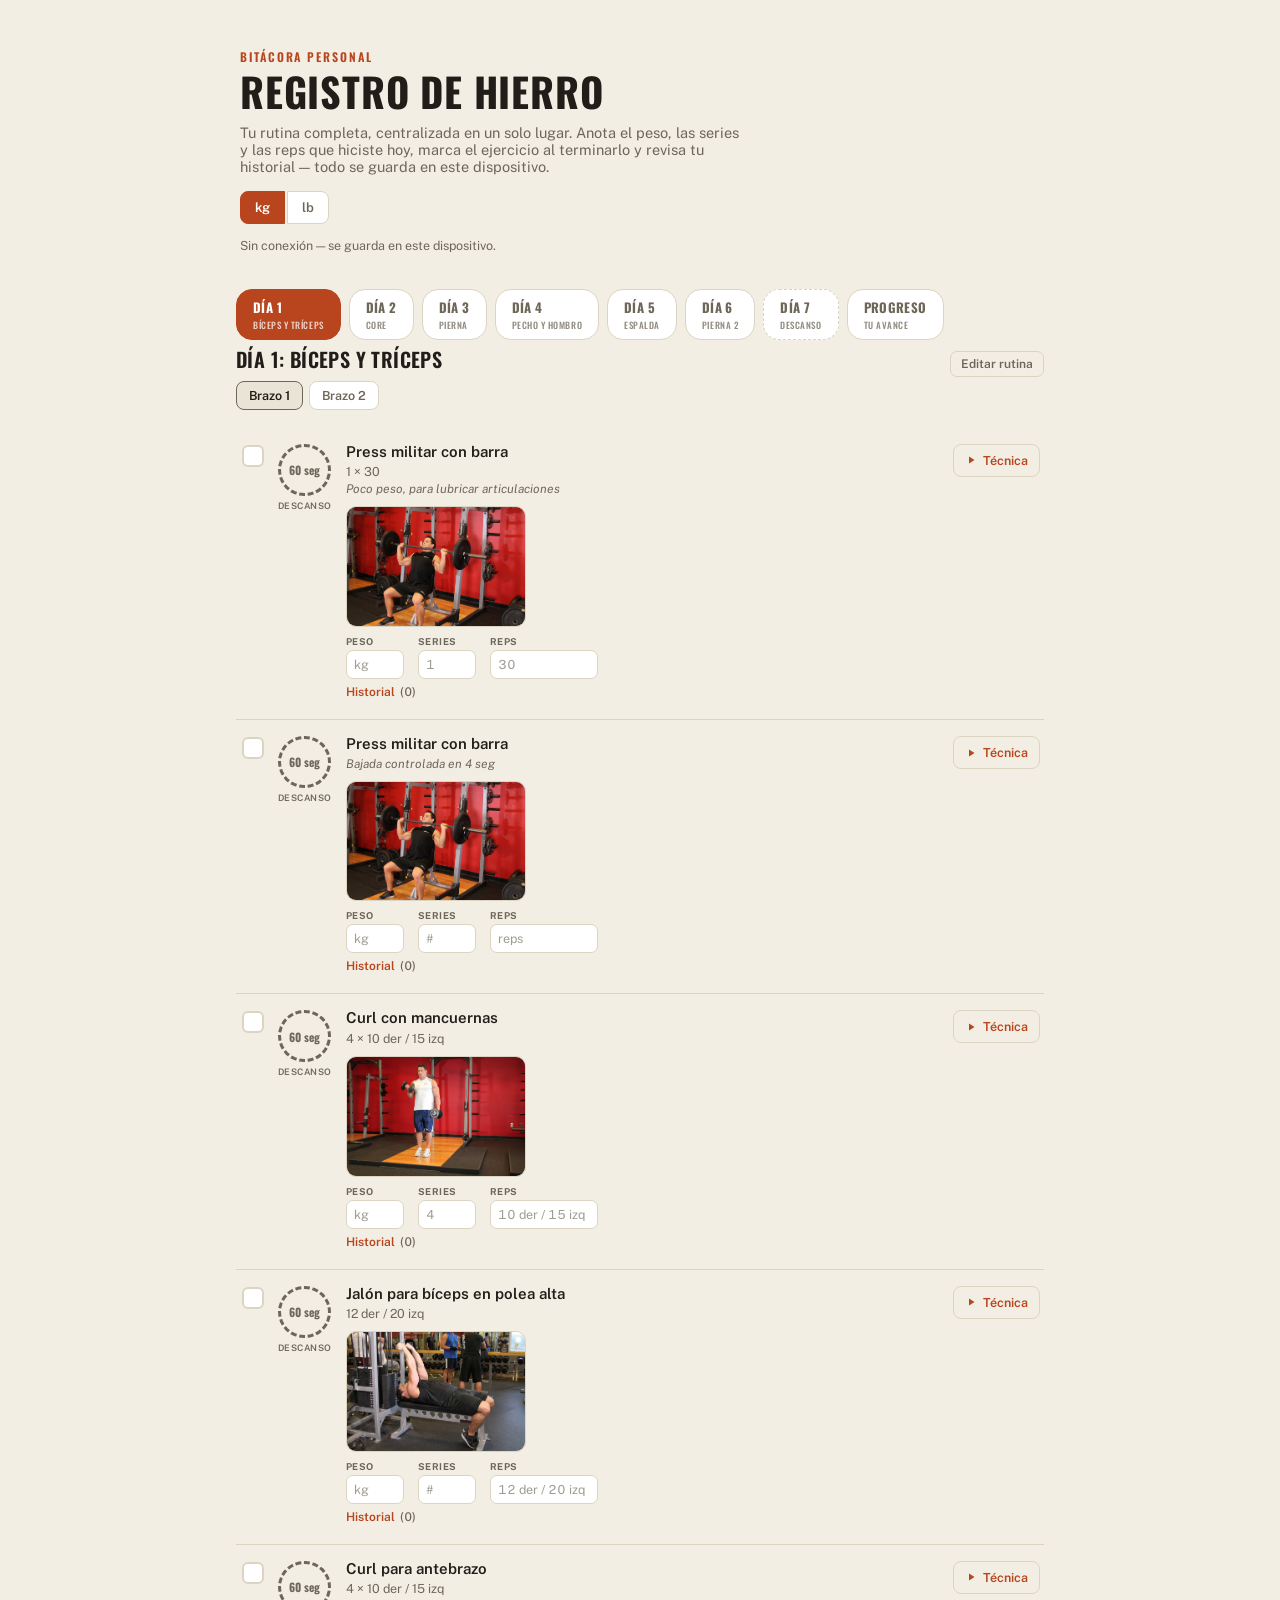
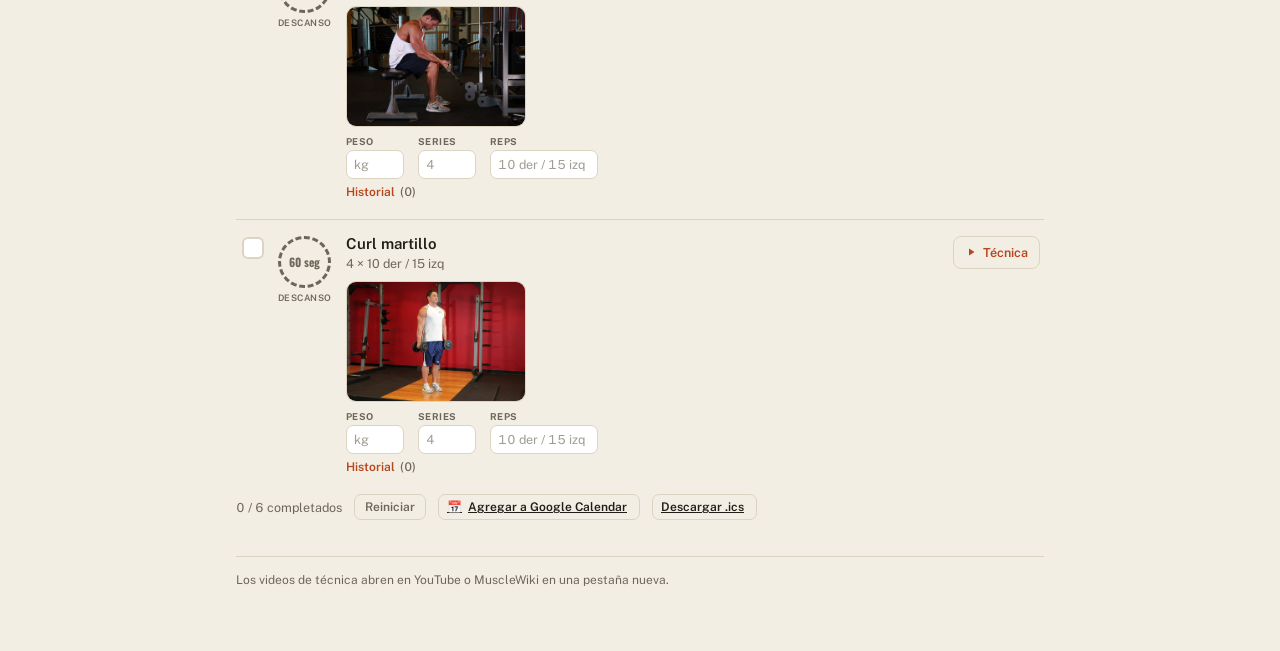
<file: index.html>
<!doctype html>
<html lang="es">
<head>
<meta charset="utf-8">
<meta name="viewport" content="width=device-width, initial-scale=1, viewport-fit=cover">
<meta name="theme-color" content="#B8451D">
<title>Registro de Hierro</title>
<link rel="stylesheet" href="css/estilos.css">
</head>
<body>

<div class="wrap">
  <header class="top">
    <span class="eyebrow">Bitácora personal</span>
    <h1>Registro de Hierro</h1>
    <p>Tu rutina completa, centralizada en un solo lugar. Anota el peso, las series y las reps que hiciste hoy, marca el ejercicio al terminarlo y revisa tu historial — todo se guarda en este dispositivo.</p>
    <div class="unidad" role="group" aria-label="Unidad de peso">
      <button type="button" id="btnKg" class="unidad-btn" aria-pressed="true">kg</button>
      <button type="button" id="btnLb" class="unidad-btn" aria-pressed="false">lb</button>
    </div>
    <span id="unidadWarn" class="save-warn" hidden>No se guardó la preferencia (almacenamiento lleno)</span>
    <div id="sesionSlot"></div>
  </header>

  <nav class="days" id="dayNav" role="tablist" aria-label="Días de rutina"></nav>

  <main id="panels"></main>

  <footer class="foot">
    <span>Los videos de técnica abren en YouTube o MuscleWiki en una pestaña nueva.</span>
    <span id="lastReset"></span>
  </footer>
</div>

<script type="module" src="js/app.js"></script>
</body>
</html>
</file>
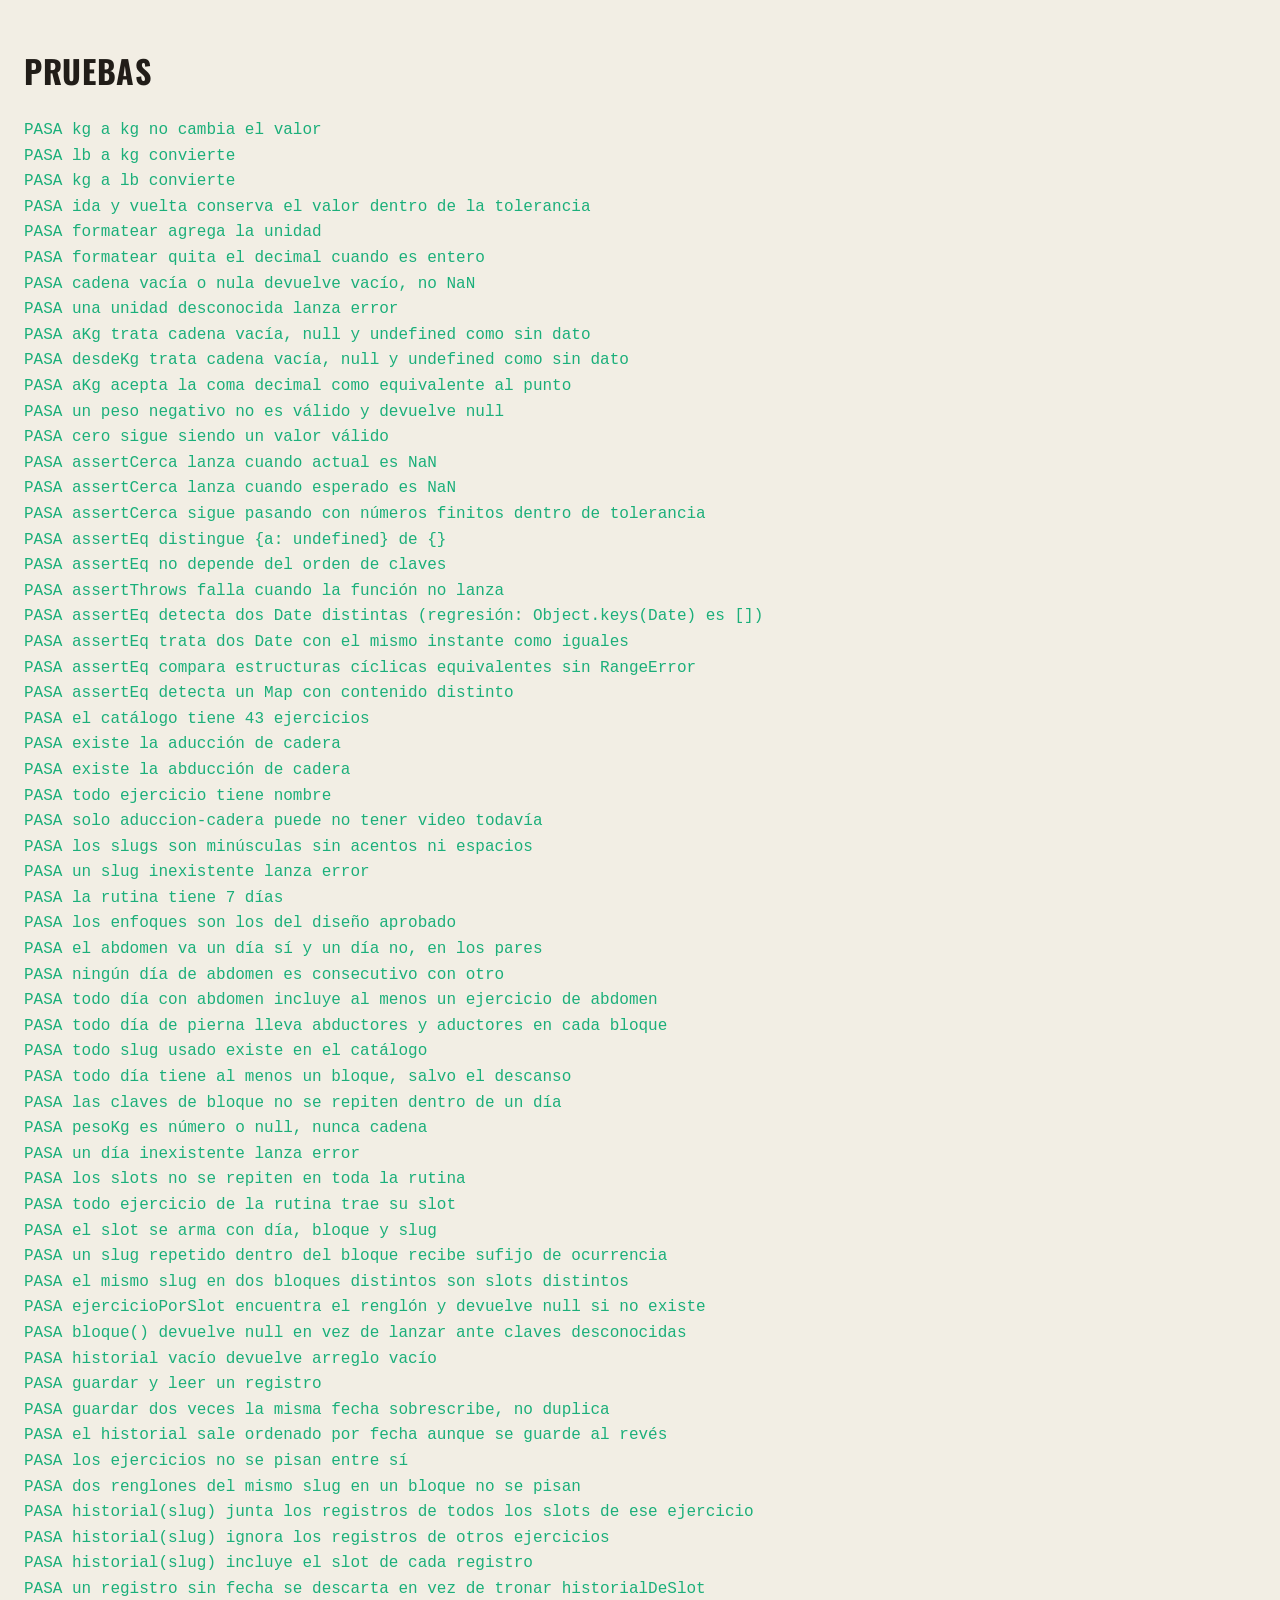
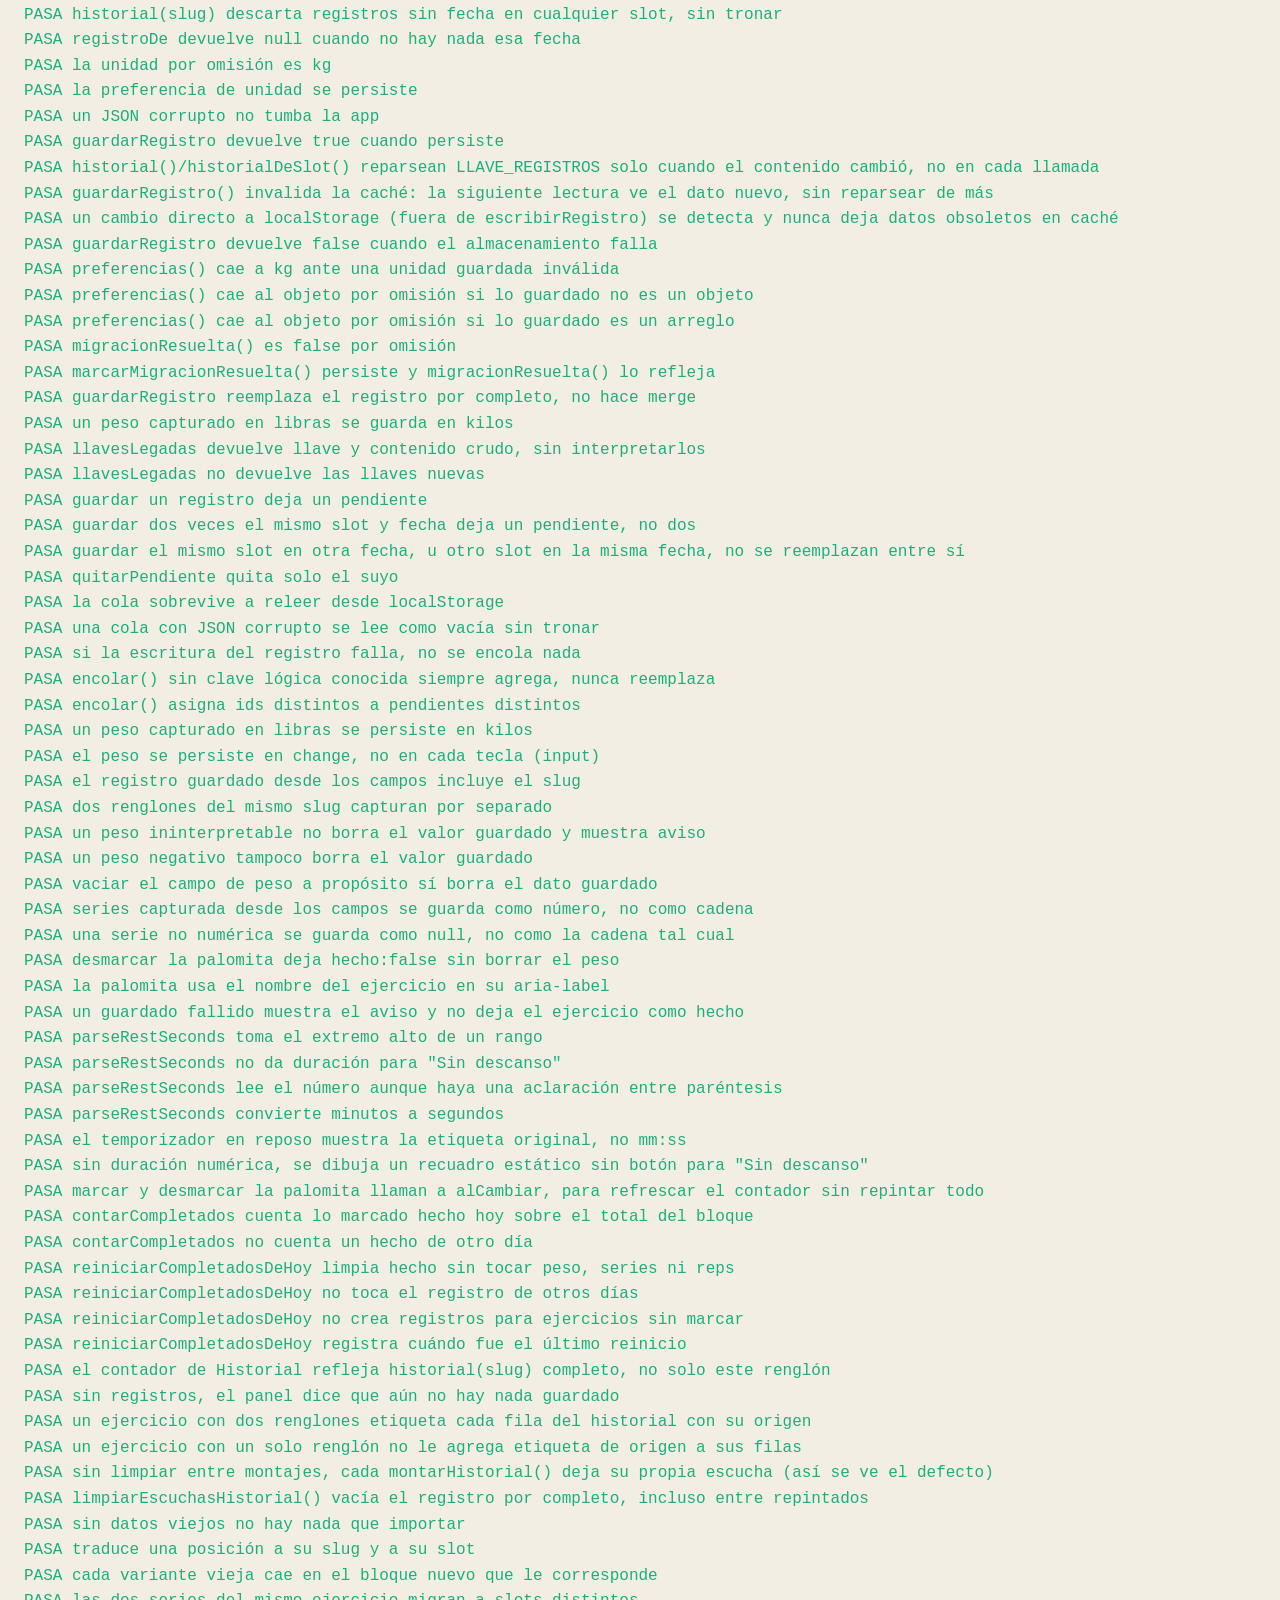
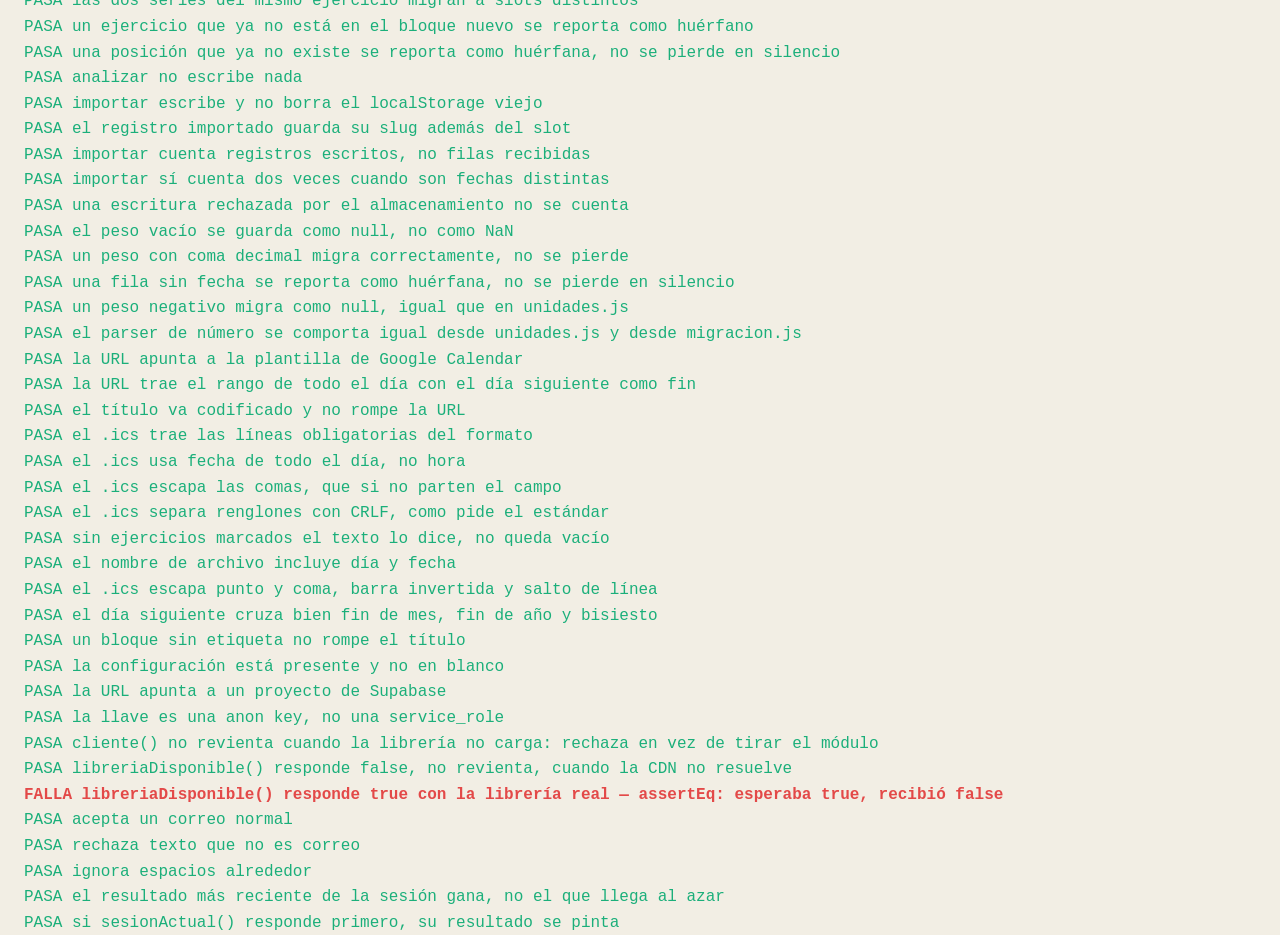
<file: tests.html>
<!doctype html>
<html lang="es">
<head>
<meta charset="utf-8">
<title>Pruebas — Registro de Hierro</title>
<!-- graficas.js's paleta() reads the --viz-1/2/3 (and --text/--border/
     --surface) custom properties off :root, so its test needs the real
     stylesheet loaded, not just the inline styles above. -->
<link rel="stylesheet" href="./css/estilos.css">
<style>
  body { font-family: ui-monospace, monospace; padding: 24px; line-height: 1.6; }
  .pasa  { color: #1baf7a; }
  .falla { color: #e34948; font-weight: 700; }
</style>
</head>
<body>
<h1>Pruebas</h1>
<div id="salida"></div>
<script type="module">
  import { correr } from "./js/pruebas.js";
  await import("./js/unidades.test.js");
  await import("./js/pruebas.test.js");
  await import("./js/catalogo.test.js");
  await import("./js/rutina.test.js");
  await import("./js/almacen.test.js");
  await import("./js/cola.test.js");
  await import("./js/registro.test.js");
  await import("./js/migracion.test.js");
  await import("./js/calendario.test.js");
  await import("./js/db.test.js");
  await import("./js/auth.test.js");
  await import("./js/sesion-ui.test.js");
  await import("./js/sync.test.js");
  await import("./js/descarga.test.js");
  await import("./js/descarga-rutina.test.js");
  await import("./js/adopcion.test.js");
  await import("./js/editor-rutina.test.js");
  await import("./js/metricas.test.js");
  await import("./js/graficas.test.js");
  await import("./js/peso-corporal.test.js");
  await import("./js/grafica-ejercicio.test.js");
  await import("./js/grafica-peso.test.js");
  await import("./js/minilinea.test.js");
  await import("./js/progreso.test.js");
  await correr();
</script>
</body>
</html>
</file>
<file: css/estilos.css>
@import url('https://fonts.googleapis.com/css2?family=Oswald:wght@500;600;700&family=Public+Sans:wght@400;500;600;700&display=swap');

  :root{
    --bg:#F2EEE4;
    --surface:#FFFFFF;
    --surface-2:#EAE4D6;
    --text:#211D18;
    --text-dim:#6E6659;
    --border:#DCD4C2;
    --accent:#B8451D;
    --accent-ink:#FFFFFF;
    --moss:#516B4F;
    --moss-ink:#FFFFFF;
    --ring:#B8451D55;
    --shadow: 0 1px 2px rgba(33,29,24,.06), 0 6px 20px rgba(33,29,24,.06);
    /* Paleta de gráficas (entrega 3) — valores validados contra contraste y
       daltonismo, no elegidos a ojo (ver restricciones.md). El aqua
       (--viz-3) queda bajo 3:1 de contraste en modo claro: toda serie que
       lo use lleva etiqueta directa, nunca solo el color. */
    --viz-1:#2a78d6;
    --viz-2:#eb6834;
    --viz-3:#1baf7a;
  }
  @media (prefers-color-scheme: dark){
    :root:not([data-theme="light"]){
      --bg:#17181A;
      --surface:#1F2123;
      --surface-2:#26282B;
      --text:#EEEAE1;
      --text-dim:#9C978C;
      --border:#34373A;
      --accent:#E27E43;
      --accent-ink:#191A1B;
      --moss:#89AC86;
      --moss-ink:#12140F;
      --ring:#E27E4355;
      --shadow: 0 1px 2px rgba(0,0,0,.4), 0 10px 30px rgba(0,0,0,.35);
      --viz-1:#3987e5;
      --viz-2:#d95926;
      --viz-3:#199e70;
    }
  }
  :root[data-theme="dark"]{
    --bg:#17181A;
    --surface:#1F2123;
    --surface-2:#26282B;
    --text:#EEEAE1;
    --text-dim:#9C978C;
    --border:#34373A;
    --accent:#E27E43;
    --accent-ink:#191A1B;
    --moss:#89AC86;
    --moss-ink:#12140F;
    --ring:#E27E4355;
    --shadow: 0 1px 2px rgba(0,0,0,.4), 0 10px 30px rgba(0,0,0,.35);
    --viz-1:#3987e5;
    --viz-2:#d95926;
    --viz-3:#199e70;
  }

  *{box-sizing:border-box}
  body{
    margin:0;
    background:var(--bg);
    color:var(--text);
    font-family:'Public Sans', ui-sans-serif, system-ui, sans-serif;
    -webkit-font-smoothing:antialiased;
  }
  h1,h2,h3,.font-display{
    font-family:'Oswald', ui-sans-serif, system-ui, sans-serif;
    text-transform:uppercase;
    letter-spacing:.02em;
    text-wrap:balance;
  }
  a{color:inherit}
  button{font-family:inherit}
  :focus-visible{outline:2px solid var(--accent); outline-offset:2px}

  .wrap{max-width:840px;margin:0 auto;padding:20px 16px 64px}

  header.top{
    padding:28px 4px 18px;
    display:flex;
    flex-direction:column;
    gap:4px;
  }
  .eyebrow{
    font-family:'Oswald', sans-serif;
    font-size:12px;
    font-weight:600;
    letter-spacing:.16em;
    text-transform:uppercase;
    color:var(--accent);
  }
  header.top h1{
    font-size:clamp(28px,6vw,40px);
    font-weight:700;
    margin:2px 0 0;
    line-height:1.02;
  }
  header.top p{
    margin:8px 0 0;
    color:var(--text-dim);
    font-size:14.5px;
    max-width:56ch;
  }
  .unidad{
    display:inline-flex;
    gap:2px;
    margin-top:12px;
  }
  .unidad-btn{
    font:600 13px/1 "Public Sans", system-ui, sans-serif;
    /* Extra vertical padding over the old 7px keeps the tap target clearly
       past the WCAG 2.2 AA 24px floor even if a fallback font renders a
       touch shorter than Public Sans. */
    padding:9px 14px;
    cursor:pointer;
    border:1px solid var(--border);
    background:var(--surface);
    color:var(--text-dim);
  }
  .unidad-btn:first-child{border-radius:8px 0 0 8px}
  .unidad-btn:last-child{border-radius:0 8px 8px 0}
  .unidad-btn[aria-pressed="true"]{
    background:var(--accent);
    color:var(--accent-ink);
    border-color:var(--accent);
  }
  .sesion{
    display:flex;
    flex-wrap:wrap;
    align-items:center;
    gap:8px;
    margin-top:10px;
  }
  .sesion-label{
    font-size:12.5px;
    color:var(--text-dim);
  }
  .sesion-input{
    min-height:24px;
    min-width:170px;
    padding:7px 10px;
    border:1px solid var(--border);
    border-radius:8px;
    background:var(--surface);
    color:var(--text);
    font-size:13px;
    font-family:inherit;
  }
  .sesion-input:focus{border-color:var(--accent)}
  .sesion-input::placeholder{color:var(--text-dim); opacity:.65}
  .sesion-btn{
    font:600 13px/1 "Public Sans", system-ui, sans-serif;
    min-height:24px;
    padding:9px 14px;
    cursor:pointer;
    border:1px solid var(--border);
    border-radius:8px;
    background:var(--surface);
    color:var(--text-dim);
  }
  .sesion-btn:hover{border-color:var(--accent); color:var(--accent)}
  .sesion-btn:disabled{opacity:.6; cursor:default}
  .sesion-correo{
    font-size:12.5px;
    font-weight:600;
    color:var(--text-dim);
  }
  .sesion-msg{
    font-size:12.5px;
    color:var(--text-dim);
  }
  .sesion-nota{
    flex-basis:100%;
    font-size:11px;
    color:var(--text-dim);
  }
  .sesion-err{
    flex-basis:100%;
    font-size:11px;
    font-weight:600;
    color:var(--accent);
  }
  .sesion-err[hidden]{display:none}
  .aviso{
    border:1px solid var(--border);
    background:var(--surface-2);
    border-radius:12px;
    padding:14px 16px;
    margin-bottom:18px;
  }
  .aviso .reset-btn{margin-left:8px}

  nav.days{
    display:flex;
    gap:8px;
    overflow-x:auto;
    padding:18px 0 4px;
    scrollbar-width:none;
  }
  nav.days::-webkit-scrollbar{display:none}
  .pill{
    flex:0 0 auto;
    display:flex;
    flex-direction:column;
    align-items:flex-start;
    gap:1px;
    font-family:'Oswald', sans-serif;
    font-size:13px;
    font-weight:600;
    letter-spacing:.03em;
    text-transform:uppercase;
    padding:7px 16px;
    border-radius:16px;
    border:1px solid var(--border);
    background:var(--surface);
    color:var(--text-dim);
    cursor:pointer;
    transition:background .15s, color .15s, border-color .15s, transform .1s;
  }
  .pill:hover{border-color:var(--accent); color:var(--text)}
  .pill:active{transform:scale(.97)}
  .pill[aria-selected="true"]{
    background:var(--accent);
    border-color:var(--accent);
    color:var(--accent-ink);
  }
  .pill .count{
    font-variant-numeric:tabular-nums;
    opacity:.75;
    margin-left:6px;
  }
  .pill-label{
    font-size:13px;
    font-weight:700;
  }
  .pill-focus{
    font-size:9px;
    font-weight:500;
    letter-spacing:.06em;
    opacity:.75;
  }
  .pill--rest{
    border-style:dashed;
  }
  .pill--rest[aria-selected="true"]{
    background:var(--moss);
    border-color:var(--moss);
    color:var(--moss-ink);
  }

  .variant-row{
    display:flex;
    gap:6px;
    flex-wrap:wrap;
    margin:2px 0 18px;
  }
  .chip-btn{
    font-size:12.5px;
    font-weight:600;
    padding:6px 12px;
    border-radius:8px;
    border:1px solid var(--border);
    background:var(--surface);
    color:var(--text-dim);
    cursor:pointer;
  }
  .chip-btn[aria-selected="true"]{
    background:var(--surface-2);
    color:var(--text);
    border-color:var(--text-dim);
  }

  section.panel{display:none}
  section.panel.active{display:block}

  .panel-head{
    display:flex;
    align-items:baseline;
    justify-content:space-between;
    gap:12px;
    margin-bottom:4px;
    flex-wrap:wrap;
  }
  .panel-head h2{font-size:20px;margin:0;font-weight:600}
  .panel-meta{
    display:flex;
    align-items:center;
    flex-wrap:wrap;
    gap:8px 12px;
    font-size:12.5px;
    color:var(--text-dim);
  }
  .progress-txt{font-variant-numeric:tabular-nums}
  .reset-btn{
    background:none;
    border:1px solid var(--border);
    color:var(--text-dim);
    font-size:12px;
    font-weight:600;
    padding:5px 10px;
    border-radius:7px;
    cursor:pointer;
  }
  .reset-btn:hover{color:var(--accent); border-color:var(--accent)}

  .cal-btn{
    background:none;
    border:1px solid var(--border);
    color:var(--text);
    font-size:12px;
    font-weight:600;
    padding:5px 12px 5px 8px;
    border-radius:7px;
    cursor:pointer;
    display:inline-flex;
    align-items:center;
    gap:6px;
  }
  .cal-btn:hover{border-color:var(--accent); color:var(--accent)}

  .intro-note{
    background:var(--surface-2);
    border-left:3px solid var(--accent);
    padding:10px 14px;
    border-radius:4px;
    font-size:13px;
    color:var(--text-dim);
    margin:12px 0 16px;
    line-height:1.5;
  }
  .intro-note b{color:var(--text)}

  .rest-day{
    text-align:center;
    padding:48px 20px 56px;
    display:flex;
    flex-direction:column;
    align-items:center;
    gap:8px;
  }
  .rest-day-emoji{font-size:40px; line-height:1}
  .rest-day h3{
    margin:6px 0 0;
    font-size:19px;
    font-weight:600;
    color:var(--moss);
  }
  .rest-day p{
    margin:0;
    max-width:38ch;
    color:var(--text-dim);
    font-size:14px;
    line-height:1.55;
  }

  ul.exlist{list-style:none;margin:0;padding:0;display:flex;flex-direction:column}
  li.ex{
    display:flex;
    flex-wrap:wrap;
    align-items:flex-start;
    gap:14px;
    padding:14px 4px;
    border-bottom:1px solid var(--border);
  }
  li.ex .check-wrap, li.ex .plate-wrap, li.ex > .tech-link{margin-top:2px}
  li.ex:last-child{border-bottom:none}
  li.ex.done .ex-name{color:var(--text-dim); text-decoration:line-through; text-decoration-color:var(--moss); text-decoration-thickness:1.5px}

  /* .check-wrap is a <label> wrapping .check (see registro.js): sizing it
     to 24×24 while the checkbox it draws stays 22×22 grows the tap target
     to the WCAG 2.2 AA minimum without changing what's on screen — a click
     anywhere in the label reaches the input natively. */
  .check-wrap{
    flex:0 0 auto;
    width:24px;height:24px;
    display:flex;
    align-items:center;
    justify-content:center;
    cursor:pointer;
  }
  .check{
    appearance:none;
    /* flex-shrink:0 — without it Chromium's flex auto-minimum-size for a
       checkbox clamps the *width* alone below the 22px set here (height is
       unaffected), now that .check-wrap is a flex container; verified via
       getBoundingClientRect() while wiring up the bigger tap target. */
    flex-shrink:0;
    width:22px;height:22px;
    border-radius:6px;
    border:2px solid var(--border);
    background:var(--surface);
    cursor:pointer;
    display:grid;
    place-content:center;
    transition:background .12s, border-color .12s;
  }
  .check:checked{background:var(--moss); border-color:var(--moss)}
  .check:checked::after{
    content:"";
    width:11px;height:6px;
    border-left:2px solid var(--moss-ink);
    border-bottom:2px solid var(--moss-ink);
    transform:rotate(-45deg) translate(1px,-1px);
  }

  .plate{
    flex:0 0 auto;
    min-width:52px;
    min-height:52px;
    max-width:96px;
    padding:4px 8px;
    border-radius:999px;
    border:3px solid var(--accent);
    display:grid;
    place-content:center;
    text-align:center;
    line-height:1.15;
  }
  .plate .n{
    font-family:'Oswald', sans-serif;
    font-weight:700;
    font-size:11.5px;
    font-variant-numeric:tabular-nums;
    color:var(--accent);
    white-space:normal;
    word-break:break-word;
  }
  .plate-wrap{
    flex:0 0 auto;
    display:flex;
    flex-direction:column;
    align-items:center;
    gap:4px;
  }
  .plate-cap{
    font-size:9px;
    font-weight:600;
    text-transform:uppercase;
    letter-spacing:.05em;
    color:var(--text-dim);
  }
  button.plate{
    appearance:none;
    -webkit-appearance:none;
    background:transparent;
    font-family:inherit;
    margin:0;
  }
  .plate.plate--rest{
    border-color:var(--text-dim);
    border-style:dashed;
  }
  .plate.plate--rest .n{
    color:var(--text-dim);
  }
  button.plate.plate--rest{
    cursor:pointer;
    transition:transform .12s, border-color .15s, background .15s;
  }
  button.plate.plate--rest:hover{
    border-color:var(--accent);
  }
  button.plate.plate--rest:hover .n{
    color:var(--accent);
  }
  button.plate.plate--rest:active{
    transform:scale(.94);
  }
  button.plate.plate--rest.running{
    border-style:solid;
    border-color:var(--moss);
    animation:restPulse 1s ease-in-out infinite;
  }
  button.plate.plate--rest.running .n{
    color:var(--moss);
    font-size:12.5px;
    font-variant-numeric:tabular-nums;
  }
  button.plate.plate--rest.done{
    border-style:solid;
    border-color:var(--moss);
    background:var(--moss);
  }
  button.plate.plate--rest.done .n{
    color:var(--moss-ink);
  }
  @keyframes restPulse{
    0%,100%{ transform:scale(1); }
    50%{ transform:scale(1.07); }
  }
  @media (prefers-reduced-motion: reduce){
    button.plate.plate--rest.running{ animation:none; }
  }

  .ex-track{
    display:flex;
    flex-wrap:wrap;
    align-items:flex-end;
    gap:12px 14px;
    margin-top:9px;
  }
  .field{
    display:flex;
    flex-direction:column;
    gap:3px;
  }
  .field span{
    font-size:9.5px;
    font-weight:700;
    text-transform:uppercase;
    letter-spacing:.05em;
    color:var(--text-dim);
  }
  .f-input{
    width:58px;
    padding:6px 7px;
    border:1px solid var(--border);
    border-radius:7px;
    background:var(--surface);
    color:var(--text);
    font-size:12.5px;
    font-family:inherit;
    font-variant-numeric:tabular-nums;
  }
  .f-input.f-r{width:108px}
  .f-input:focus{border-color:var(--accent)}
  .f-input::placeholder{color:var(--text-dim); opacity:.65}

  .hist-toggle{
    background:none;
    border:none;
    color:var(--accent);
    font-size:12px;
    font-weight:600;
    cursor:pointer;
    padding:6px 0;
    display:flex;
    align-items:center;
    gap:5px;
  }
  .hist-toggle .hc{
    font-variant-numeric:tabular-nums;
    color:var(--text-dim);
    font-weight:500;
  }
  /* --- mini-línea de tendencia (tarea 7): vacía y sin ancho cuando no hay
     nada que dibujar, para no dejar hueco junto a "Historial (0)". --- */
  .mini-wrap{display:inline-flex; align-items:center}
  .minilinea{display:block}
  .minilinea polyline{
    fill:none;
    stroke:var(--viz-1);
    stroke-width:2;
    stroke-linecap:round;
    stroke-linejoin:round;
    vector-effect:non-scaling-stroke;
  }
  .hist-panel{
    margin-top:9px;
    padding:9px 11px;
    background:var(--surface-2);
    border-radius:8px;
    font-size:12px;
    color:var(--text-dim);
    display:flex;
    flex-direction:column;
    gap:5px;
    max-width:340px;
  }
  .hist-panel .hrow{
    display:flex;
    justify-content:space-between;
    gap:10px;
    font-variant-numeric:tabular-nums;
  }
  .hist-panel .hrow .hd{color:var(--text); font-weight:600; flex:0 0 auto}
  .hist-panel .hrow .hv{text-align:right}
  .hist-empty{font-style:italic}
  .hist-panel[hidden]{display:none}

  .ex-body{flex:1 1 auto; min-width:0}
  .ex-name{font-weight:600; font-size:15px; line-height:1.3}
  .ex-sub{
    display:flex;
    flex-wrap:wrap;
    gap:6px 10px;
    margin-top:3px;
    font-size:12.5px;
    color:var(--text-dim);
  }
  .ex-sub .w::before{content:"· "}
  .ex-gif{
    width:100%;
    max-width:180px;
    border-radius:10px;
    border:1px solid var(--border);
    background:var(--surface-2);
    display:block;
    margin-top:10px;
  }
  @media (prefers-reduced-motion: reduce){
    .ex-gif{content-visibility:auto}
  }
  .save-warn{
    flex-basis:100%;
    font-size:11px;
    font-weight:600;
    color:var(--accent);
  }
  .save-warn[hidden]{display:none}
  .ex-note{
    font-size:12px;
    color:var(--text-dim);
    margin-top:3px;
    font-style:italic;
  }

  .tech-link{
    flex:0 0 auto;
    display:flex;
    align-items:center;
    gap:6px;
    font-size:12.5px;
    font-weight:600;
    color:var(--accent);
    text-decoration:none;
    border:1px solid var(--border);
    padding:8px 11px;
    border-radius:8px;
    white-space:nowrap;
  }
  .tech-link:hover{border-color:var(--accent); background:var(--surface-2)}
  .tech-link svg{width:12px;height:12px;flex:0 0 auto}

  footer.foot{
    margin-top:36px;
    padding-top:16px;
    border-top:1px solid var(--border);
    font-size:12px;
    color:var(--text-dim);
    display:flex;
    justify-content:space-between;
    gap:12px;
    flex-wrap:wrap;
  }

  @media (max-width:520px){
    li.ex{gap:8px}
    .plate{min-width:36px;min-height:36px;max-width:60px;padding:2px 5px}
    .plate .n{font-size:9px}
    .plate-cap{font-size:8px}
    .tech-link span.lbl{display:none}
    .tech-link{padding:8px}
    /* 16px, not smaller: below that, iOS Safari zooms in on focus and
       never zooms back out — and this is the field tapped every single
       set. */
    .f-input{width:48px; font-size:16px; padding:5px 6px}
    .f-input.f-r{width:88px}
    .ex-track{gap:8px 10px}
    /* Same iOS zoom-on-focus issue as .f-input above. */
    .sesion-input{font-size:16px; min-width:0; flex:1 1 160px}
  }

  /* --- edición de la rutina propia (tarea 11) --- */
  .edit-toggle-btn[aria-pressed="true"]{
    background:var(--accent);
    color:var(--accent-ink);
    border-color:var(--accent);
  }

  li.ex.ex-edit{
    align-items:flex-end;
    gap:10px 14px;
  }
  .field-sustituir{min-width:150px; flex:1 1 150px}
  select.f-sel{
    width:100%;
    padding:6px 7px;
    font-family:inherit;
  }
  .ex-edit-acciones{
    display:flex;
    align-items:center;
    gap:6px;
    margin-left:auto;
  }
  /* 24×24 minimum tap target, same reasoning as .check-wrap above. */
  .ex-edit-icon{
    min-width:24px;
    min-height:24px;
    padding:0;
    display:flex;
    align-items:center;
    justify-content:center;
  }
  .ex-edit-icon:disabled{opacity:.35; cursor:default}
  .ex-edit-quitar:hover{color:var(--accent); border-color:var(--accent)}

  @media (max-width:520px){
    li.ex.ex-edit{gap:8px 10px}
    .field-sustituir{flex:1 1 100%}
    /* Same iOS zoom-on-focus reasoning as the base .f-input rule. */
    select.f-sel{font-size:16px}
  }

  /* --- gráficas (entrega 3) --- */
  .grafica-ejercicio{
    display:flex;
    flex-direction:column;
    gap:22px;
  }
  .grafica-bloque{
    background:var(--surface);
    border:1px solid var(--border);
    border-radius:10px;
    padding:14px 16px 16px;
  }
  .grafica-titulo{
    font-size:14px;
    margin:0 0 10px;
    font-weight:600;
  }
  .grafica-lienzo{
    position:relative;
    height:220px;
    margin-bottom:14px;
  }
  .grafica-lienzo canvas{
    width:100% !important;
    height:100% !important;
  }
  .grafica-vacia{
    background:var(--surface-2);
    border-radius:8px;
    padding:14px 16px;
    font-size:13px;
    color:var(--text-dim);
    font-style:italic;
  }
  .grafica-nota{
    font-size:12px;
    color:var(--text-dim);
    font-style:italic;
    margin:0 0 12px;
  }
  /* Compartida por .grafica-bloque (grafica-ejercicio.js) y .grafica-peso
     (grafica-peso.js) — la misma tabla de datos, con la misma pinta, en
     los dos componentes; nunca declarada dos veces. */
  .grafica-bloque table, .grafica-peso table{
    width:100%;
    border-collapse:collapse;
    font-size:12.5px;
    font-variant-numeric:tabular-nums;
  }
  .grafica-bloque caption, .grafica-peso caption{
    text-align:left;
    font-size:11px;
    font-weight:700;
    text-transform:uppercase;
    letter-spacing:.04em;
    color:var(--text-dim);
    padding-bottom:6px;
  }
  .grafica-bloque th, .grafica-bloque td, .grafica-peso th, .grafica-peso td{
    text-align:left;
    padding:5px 8px;
    border-bottom:1px solid var(--border);
  }

  /* --- gráfica de peso corporal (tarea 5): reusa .grafica-lienzo/
     .grafica-vacia/.grafica-nota/la tabla de arriba en su totalidad. --- */
  .peso-captura{
    display:flex;
    align-items:flex-end;
    flex-wrap:wrap;
    gap:10px 14px;
    margin-bottom:16px;
  }
  .vista-toggle{
    display:flex;
    gap:8px;
    margin-bottom:12px;
  }

  /* --- pestaña Progreso (tarea 6) --- */
  .progreso{
    display:flex;
    flex-direction:column;
    gap:30px;
  }
  .progreso-peso h2, .progreso-ejercicios h2{
    font-size:20px;
    margin:0 0 12px;
    font-weight:600;
  }
  .progreso-vacio{
    background:var(--surface-2);
    border-radius:8px;
    padding:14px 16px;
    font-size:13px;
    color:var(--text-dim);
  }
  .progreso-lista{
    list-style:none;
    margin:0;
    padding:0;
    display:flex;
    flex-direction:column;
    gap:8px;
  }
  .progreso-item{
    border:1px solid var(--border);
    border-radius:10px;
    background:var(--surface);
    overflow:hidden;
  }
  .progreso-toggle{
    width:100%;
    min-height:24px;
    display:flex;
    justify-content:space-between;
    align-items:center;
    gap:8px;
    padding:12px 14px;
    background:none;
    border:none;
    color:var(--text);
    font-size:14px;
    font-weight:600;
    text-align:left;
    cursor:pointer;
    font-family:inherit;
  }
  .progreso-toggle:hover{color:var(--accent)}
  .progreso-toggle::after{
    content:"▾";
    color:var(--text-dim);
    transition:transform .15s;
    flex:0 0 auto;
  }
  .progreso-toggle[aria-expanded="true"]::after{transform:rotate(180deg)}
  .progreso-panel-graficas{padding:0 14px 16px}
  .progreso-panel-graficas[hidden]{display:none}
</file>
